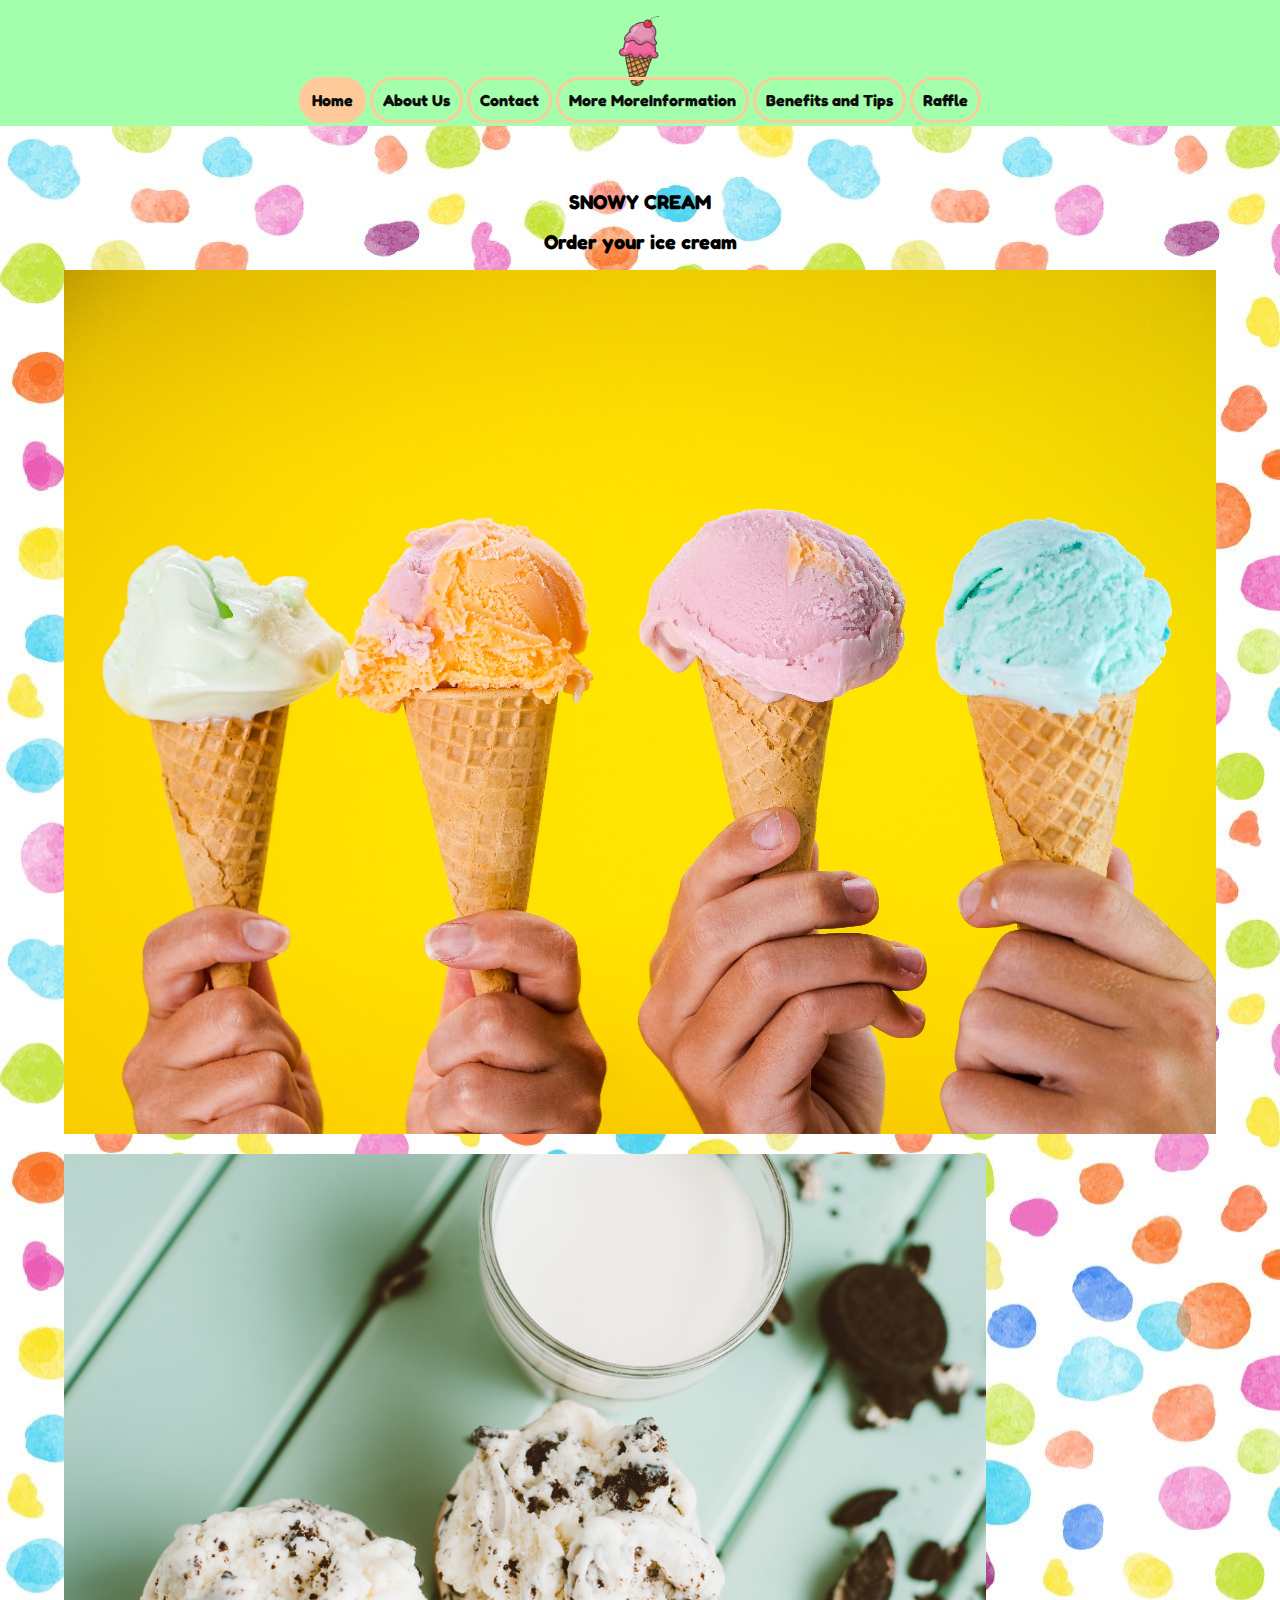
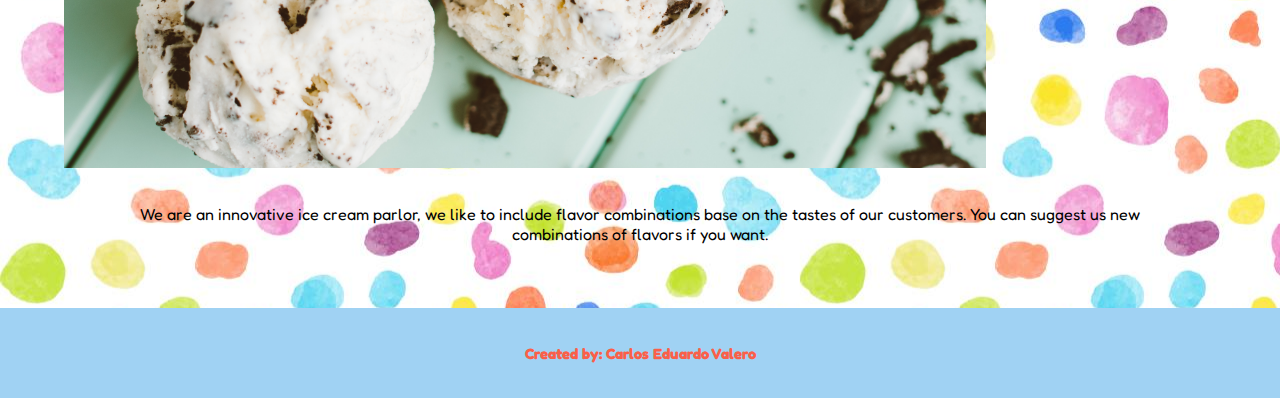
<file: index.html>
<!DOCTYPE html>
<html lang="es">
<head>
    <meta charset="UTF-8">
    <meta name="viewport" content="width=device-width, initial-scale=1.0">
    <link rel="preconnect" href="https://fonts.googleapis.com">
<link rel="preconnect" href="https://fonts.gstatic.com" crossorigin>
<link href="https://fonts.googleapis.com/css2?family=Fredoka:wght@300..700&display=swap" rel="stylesheet">
    <link rel="shortcut icon" href="ResourcesElevemosElEstilo/favicon.png" type="image/x-icon">
    <link rel="stylesheet" href="style.css">
    <title>SNOWY CREAM</title>
</head>
<body>
    <div class="layout">
        <header class="container">
                <nav class="navbar">
                    <a class="inicio" href="#" target="_blank">Home</a>
                    <a href="aboutUs.html" target="_blank">About Us</a>
                    <a href="contact.html" target="_blank">Contact</a>
                    <a href="MoreInformation.html" target="_blank">More MoreInformation</a>
                    <a href="BenefitsAndTips.html" target="_blank">Benefits and Tips</a>
                    <a href="Raffle.html" target="_blank">Raffle</a>
                </nav>
                    <img class="icono" src="IceCream1/icon.png" alt="logo_1">
        </header>
    <main>    
        <section>
            <h1>SNOWY CREAM</h1>
            <h3>Order your ice cream</h3>

                <article class="helado">
                    <div> 
                        <img src="IceCream1/icecream.jpg" alt="imagenBanner">
                    </div>  
                </article>             

        <article class="helado1">
            <div>
                <img src="IceCream1/two-icecream.jpg" alt="copa">
            </div>
                    <p>We are an innovative ice cream parlor, we like to include flavor combinations base on the tastes of our customers.
                    You can suggest us new combinations of flavors if you want.</p>
        </article>
    </section>              
</main>
        <footer>
            <p class="pie">Created by: Carlos Eduardo Valero</p>
        </footer>
    </div>
    
</body>
</html>
</file>
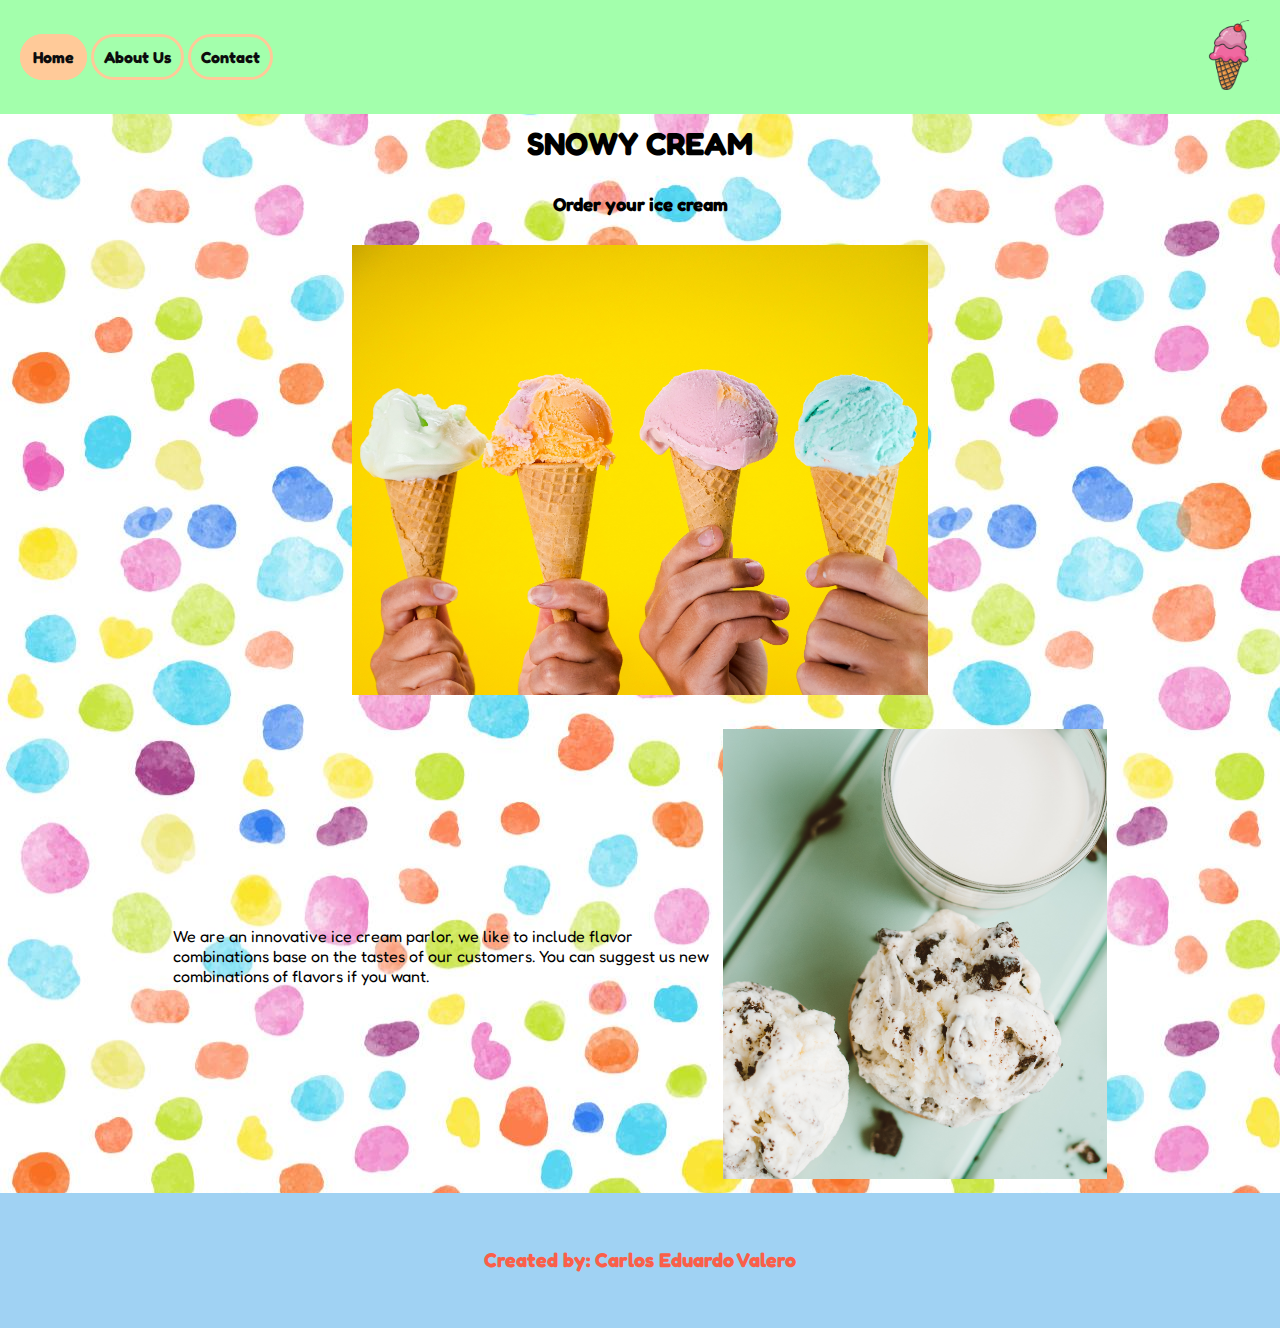
<file: Curso_minhub/index.html>
<!DOCTYPE html>
<html lang="es">
<head>
    <meta charset="UTF-8">
    <meta name="viewport" content="width=device-width, initial-scale=1.0">
    <link rel="preconnect" href="https://fonts.googleapis.com">
<link rel="preconnect" href="https://fonts.gstatic.com" crossorigin>
<link href="https://fonts.googleapis.com/css2?family=Fredoka:wght@300..700&display=swap" rel="stylesheet">
    <link rel="shortcut icon" href="ResourcesElevemosElEstilo/favicon.png" type="image/x-icon">
    <link rel="stylesheet" href="style.css">
    <title>SNOWY CREAM</title>
</head>
<body>
    <div class="layout">
        <header class="container">
                <nav class="navbar">
                    <a class="inicio" href="#" target="_blank">Home</a>
                    <a href="aboutUs.html" target="_blank">About Us</a>
                    <a href="contact.html" target="_blank">Contact</a>
                </nav>
                    <img class="icono" src="IceCream1/icon.png" alt="logo_1">
        </header>
    <main>    
        <section>
            <h1>SNOWY CREAM</h1>
            <h3>Order your ice cream</h3>

                <article class="helado">
                    <div> 
                        <img src="IceCream1/icecream.jpg" alt="imagenBanner">
                    </div>  
                </article>             

        <article class="helado1">
            <div>
                <img src="IceCream1/two-icecream.jpg" alt="copa">
            </div>
                    <p>We are an innovative ice cream parlor, we like to include flavor combinations base on the tastes of our customers.
                    You can suggest us new combinations of flavors if you want.</p>
        </article>
    </section>              
</main>
        <footer>
            <p class="pie">Created by: Carlos Eduardo Valero</p>
        </footer>
    </div>
    
</body>
</html>
</file>
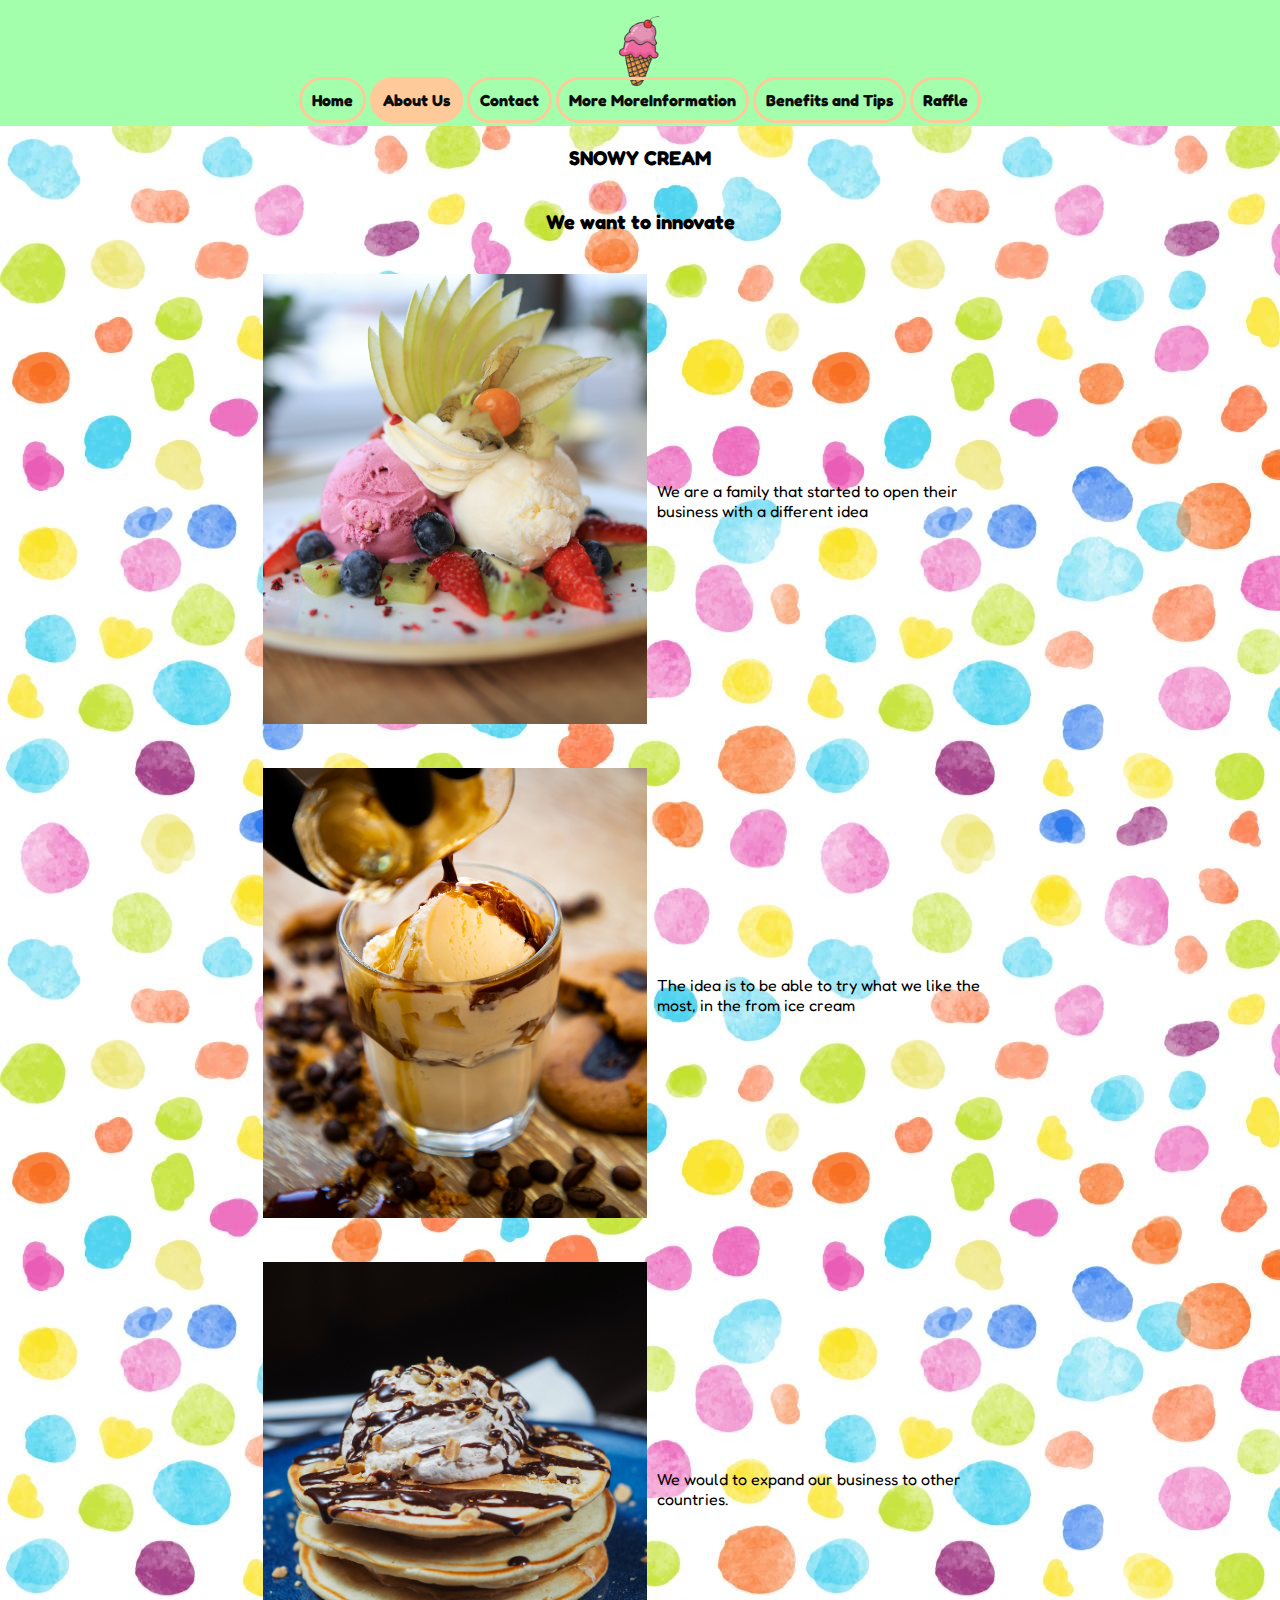
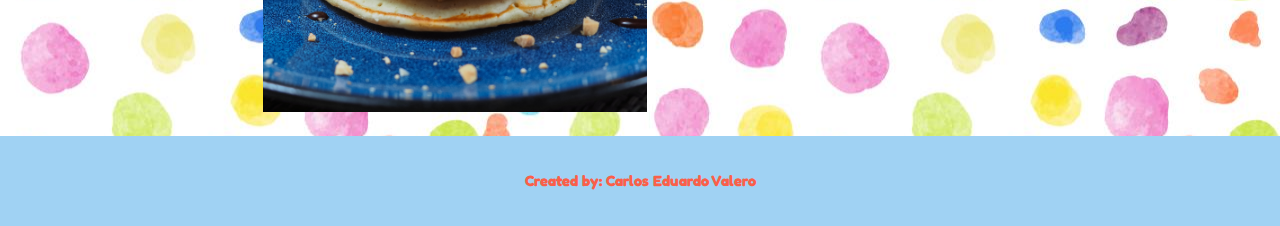
<file: aboutUs.html>
<!DOCTYPE html>
<html lang="es">
<head>
    <meta charset="UTF-8">
    <meta name="viewport" content="width=device-width, initial-scale=1.0">
    <link rel="preconnect" href="https://fonts.googleapis.com">
    <link rel="preconnect" href="https://fonts.gstatic.com" crossorigin>
    <link href="https://fonts.googleapis.com/css2?family=Fredoka:wght@300..700&display=swap" rel="stylesheet">
    <link rel="icon" href="ResourcesElevemosElEstilo/favicon.png">
    <link rel="stylesheet" href="style.css">
    <title>SNOWY CREAM</title>
</head>
<body>
    <div class="layout">
        <header class="container">
                <nav class="navbar">
                    <a class="inicio" href="index.html" target="_blank">Home</a>
                    <a href="#" target="_blank">About Us</a>
                    <a href="contact.html" target="_blank">Contact</a>
                    <a href="MoreInformation.html" target="_blank">More MoreInformation</a>
                    <a href="BenefitsAndTips.html" target="_blank">Benefits and Tips</a>
                    <a href="Raffle.html" target="_blank">Raffle</a>
                </nav>
                    <img class="icono" src="IceCream1/icon.png" alt="logo_1">
        </header> 
<main> 
    <section class="HJ2">
        <h1>SNOWY CREAM</h1>
        <h3>We want to innovate</h3>

        <article class="plato"> 
            <div>
                <img src="ResourcesElevemosElEstilo/image1.jpg" alt="image1">
            </div>
                <p>We are a family that started to open their business with a different idea</p>
        </article>

        <article class="plato">
            <div>
                <img src="ResourcesElevemosElEstilo/image2.jpg" alt="image2">
            </div>
                <p>The idea is to be able to try what we like the most, in the from ice cream</p>
        </article>

        <article class="plato">
            <div>
                <img src="ResourcesElevemosElEstilo/image3.jpg" alt="image3">
            </div>
                <p>We would to expand our business to other countries.</p>
        </article>
    </section>
</main>

    <footer>
        <p class="pie">Created by: Carlos Eduardo Valero</p>
    </footer>
</div> 
</body>
</html>
</file>
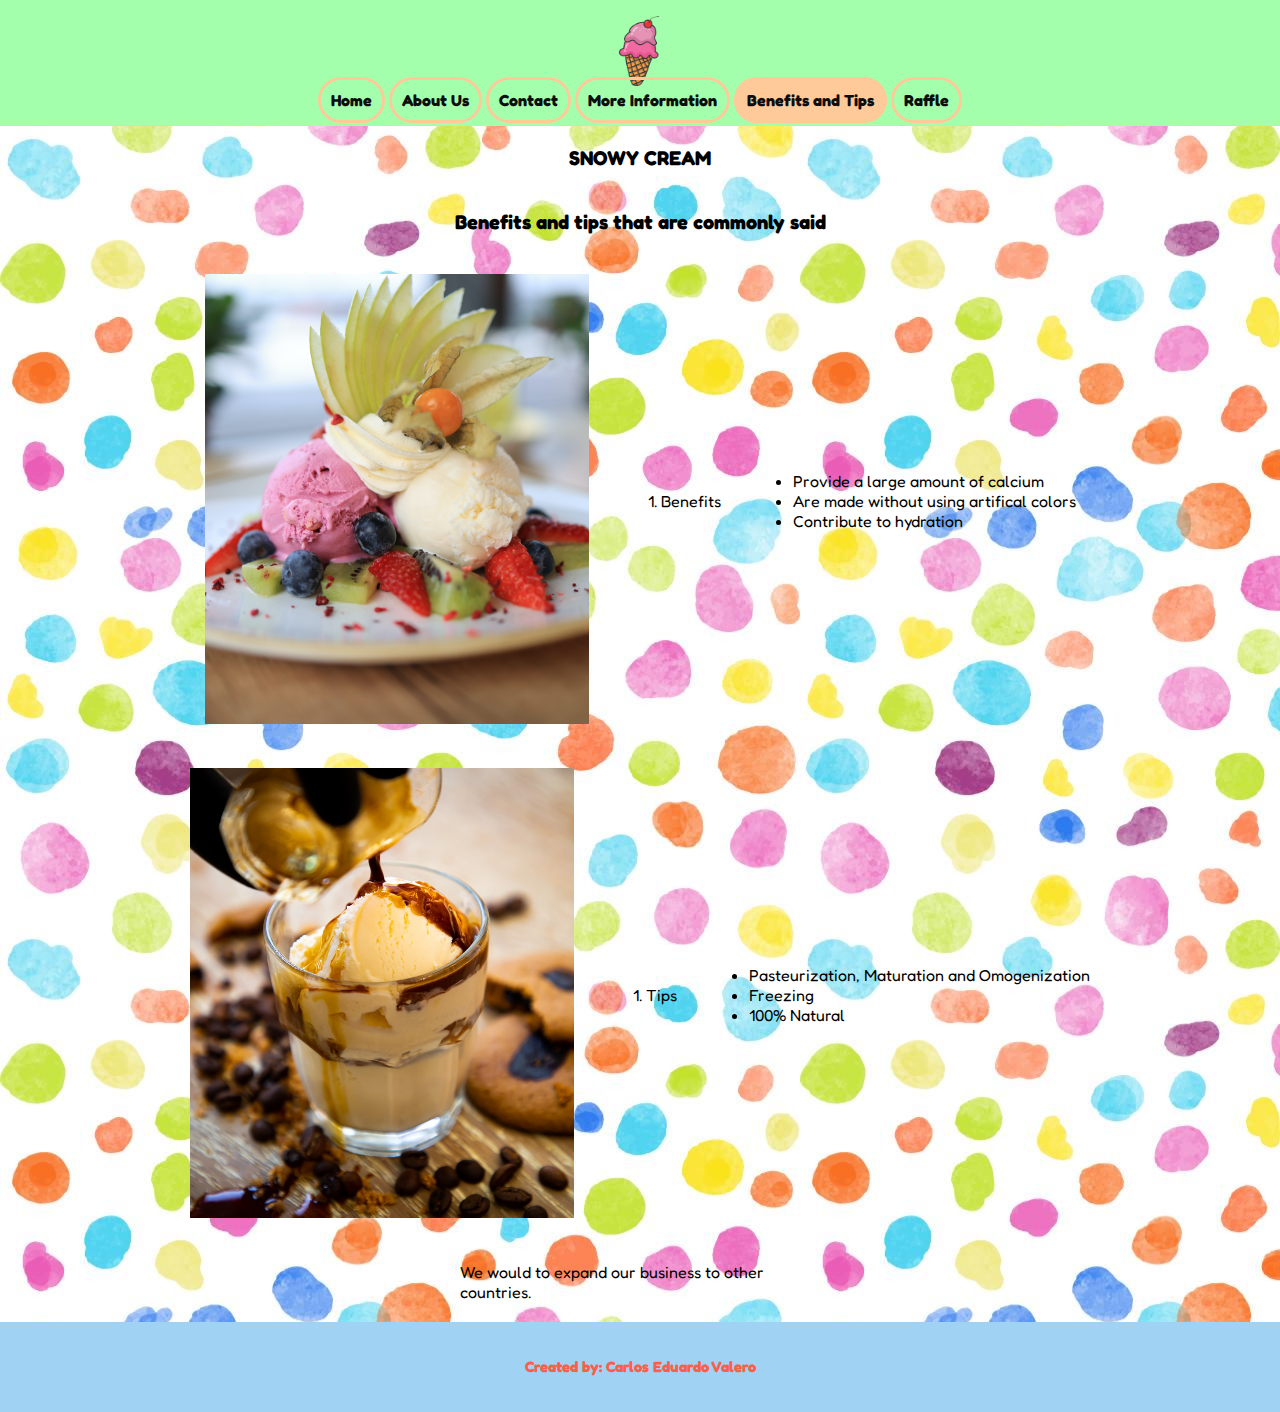
<file: BenefitsAndTips.html>
<!DOCTYPE html>
<html lang="es">
<head>
    <meta charset="UTF-8">
    <meta name="viewport" content="width=device-width, initial-scale=1.0">
    <link rel="preconnect" href="https://fonts.googleapis.com">
    <link rel="preconnect" href="https://fonts.gstatic.com" crossorigin>
    <link href="https://fonts.googleapis.com/css2?family=Fredoka:wght@300..700&display=swap" rel="stylesheet">
    <link rel="icon" href="ResourcesElevemosElEstilo/favicon.png">
    <link rel="stylesheet" href="style.css">
    <title>SNOWY CREAM</title>
</head>
<body>
    <div class="layout">
        <header class="container">
                <nav class="navbar">
                    <a class="inicio" href="index.html" target="_blank">Home</a>
                    <a href="aboutUs.html" target="_blank">About Us</a>
                    <a href="contact.html" target="_blank">Contact</a>
                    <a href="MoreInformation.html" target="_blank">More Information</a>
                    <a href="#">Benefits and Tips</a>
                    <a href="Raffle.html" target="_blank">Raffle</a>
                </nav>
                    <img class="icono" src="IceCream1/icon.png" alt="logo_1">
        </header> 
<main> 
    <section class="HJ5">
        <h1>SNOWY CREAM</h1>
        <h3>Benefits and tips that are commonly said</h3>

        <article class="tips"> 
            <div>
                <img src="ResourcesElevemosElEstilo/image1.jpg" alt="image1">
            </div>
                <section><!--Aqui se deben hacer la lista primero una ul y despues una ol-->
                    <ol><li>Benefits</li></ol>
                </section>

                <ul>
                    <li>Provide a large amount of calcium</li>
                    <li>Are made without using artifical colors</li>
                    <li>Contribute to hydration</li>
                </ul>
                
        </article>

        <article class="tips">
            <div>
                <img src="ResourcesElevemosElEstilo/image2.jpg" alt="image2">
            </div>
                <!--Aqui se deben hacer la lista primero una ul y despues una ol-->
                <section>
                    <ol><li>Tips</li></ol>
                </section>

                <ul>
                    <li>Pasteurization, Maturation and Omogenization</li>
                    <li>Freezing</li>
                    <li>100% Natural</li>
                </ul>
        </article>

        <article class="tips">
            <div>
                <p>We would to expand our business to other countries.</p>
            </div>
        </article>
    </section>
</main>

    <footer>
        <p class="pie">Created by: Carlos Eduardo Valero</p>
    </footer>
</div> 
</body>
</html>
</file>
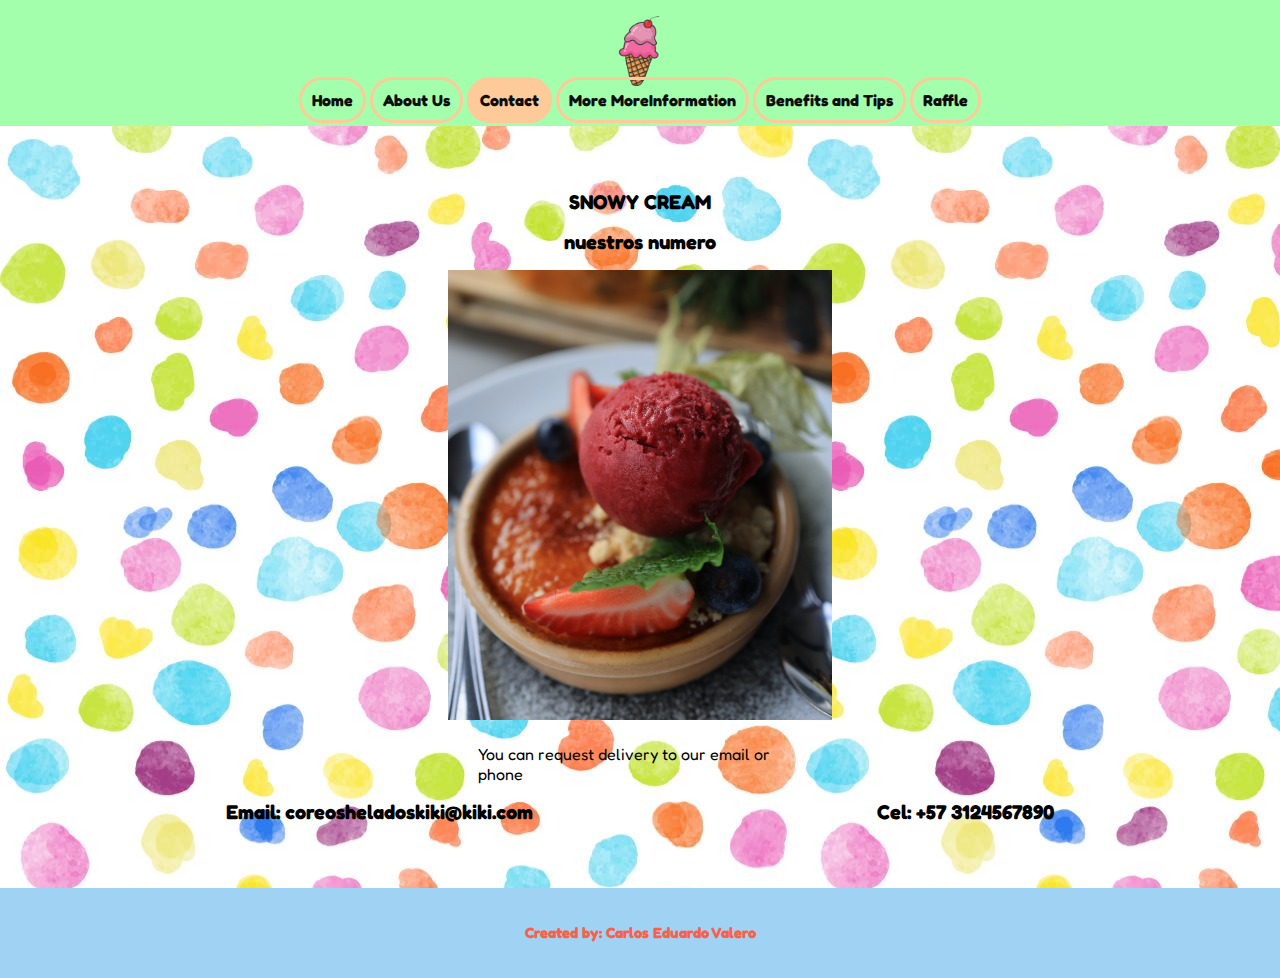
<file: contact.html>
<!DOCTYPE html>
<html lang="es">
<head>
    <meta charset="UTF-8">
    <meta name="viewport" content="width=device-width, initial-scale=1.0">
    <link rel="preconnect" href="https://fonts.googleapis.com">
    <link rel="preconnect" href="https://fonts.gstatic.com" crossorigin>
    <link href="https://fonts.googleapis.com/css2?family=Fredoka:wght@300..700&display=swap" rel="stylesheet">
    <link rel="icon" href="ResourcesElevemosElEstilo/favicon.png">
    <link rel="stylesheet" href="style.css">
    <title>SNOWY CREAM</title>
</head>
<body>
    <div class="layout">
        <header class="container">
                <nav class="navbar">
                    <a class="inicio" href="index.html" target="_blank">Home</a>
                    <a href="aboutUs.html" target="_blank">About Us</a>
                    <a href="#" target="_blank">Contact</a>
                    <a href="MoreInformation.html" target="_blank">More MoreInformation</a>
                    <a href="BenefitsAndTips.html" target="_blank">Benefits and Tips</a>
                    <a href="Raffle.html" target="_blank">Raffle</a>
                </nav>
                    <img class="icono" src="IceCream1/icon.png" alt="logo_1">
        </header>
    <main> 
        <section>   
            <h1>SNOWY CREAM</h1>
            <h3>nuestros numero</h3>
                <article class="fin">
                        <div>
                            <img src="IceCream1/redcream.jpg" alt="imagen_conctacto">
                        </div>
                            <p>You can request delivery to our email or phone</p>
                </article>
                <article class="datos">
                        <div>
                            <h3>Email: coreosheladoskiki@kiki.com</h3>
                        </div>
                        <div>
                            <h3>Cel: +57 3124567890</h3>
                        </div>
                </article>        
        </section> 
    </main>    
                    <footer>
                            <p class="pie">Created by: Carlos Eduardo Valero</p>
                    </footer>
    </div>
</body>
</html>
</file>
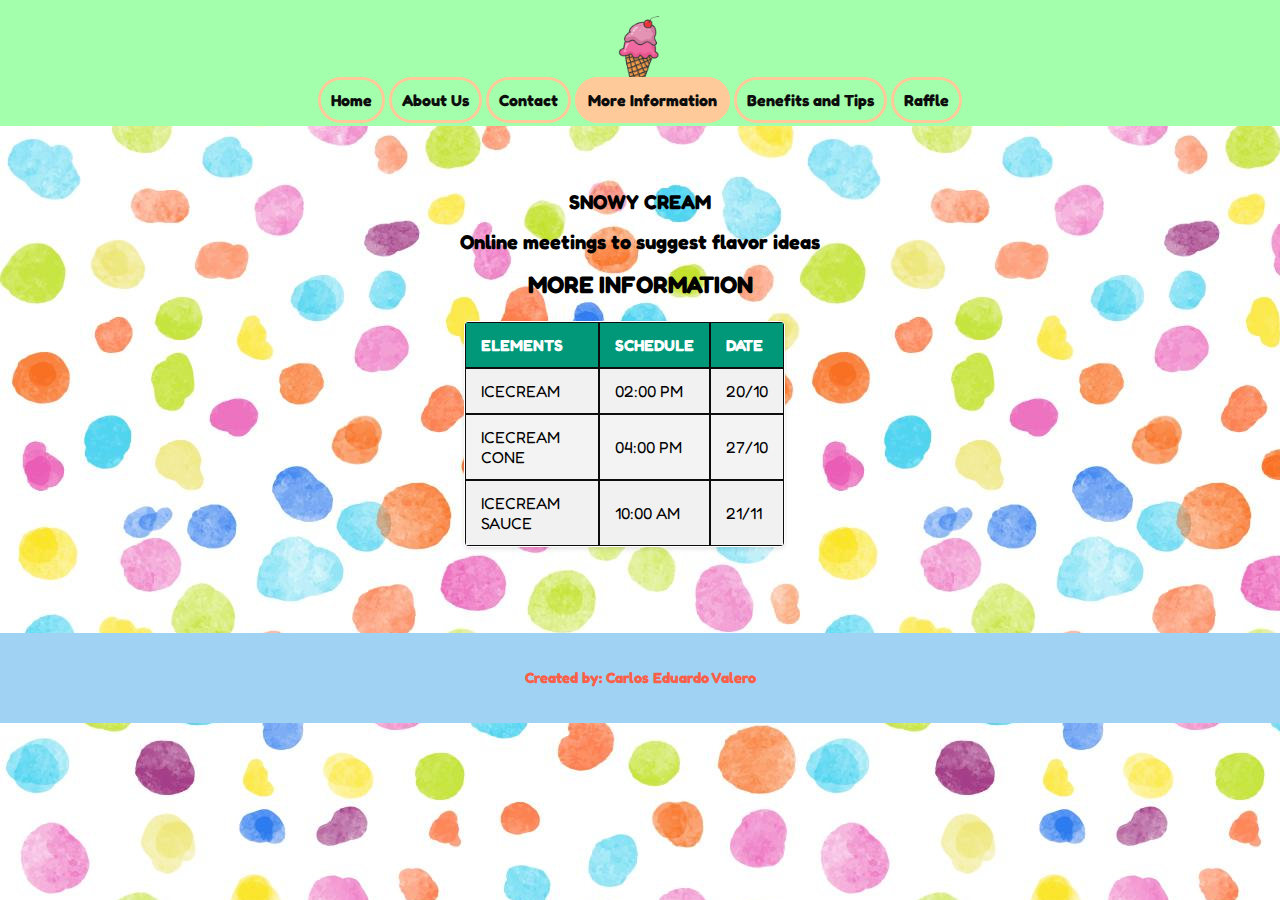
<file: MoreInformation.html>
<!DOCTYPE html>
<html lang="es">
<head>
    <meta charset="UTF-8">
    <meta name="viewport" content="width=device-width, initial-scale=1.0">
    <link rel="preconnect" href="https://fonts.googleapis.com">
    <link rel="preconnect" href="https://fonts.gstatic.com" crossorigin>
    <link href="https://fonts.googleapis.com/css2?family=Fredoka:wght@300..700&display=swap" rel="stylesheet">
    <link rel="icon" href="ResourcesElevemosElEstilo/favicon.png">
    <link rel="stylesheet" href="style.css">
    <title>SNOWY CREAM</title>
</head>
<body>
    <div class="layout">
        <header class="container">
                <nav class="navbar">
                    <a class="inicio" href="index.html" target="_blank">Home</a>
                    <a href="aboutUs.html" target="_blank">About Us</a>
                    <a href="contact.html" target="_blank">Contact</a>
                    <a href="#" target="_blank">More Information</a>
                    <a href="BenefitsAndTips.html" target="_blank">Benefits and Tips</a>
                    <a href="Raffle.html" target="_blank">Raffle</a>
                </nav>
                    <img class="icono" src="IceCream1/icon.png" alt="logo_1">
        </header>
    <main> 
        <section class="HJ4">
            <h1>SNOWY CREAM</h1>
            <h3>Online meetings to suggest flavor ideas</h3>
    
            <article class="tabla"> 
                <div>
                    <caption><h2>MORE INFORMATION</h2></caption>
                    <!--Aqui se deben hacer la tabla con la informacion-->
                    <table>
                        <thead>
                            <tr>
                                <th>ELEMENTS</th>
                                <th>SCHEDULE</th>
                                <th>DATE</th>
                            </tr>
                        </thead>
                        <tbody>
                            <tr>
                                <td>ICECREAM</td>
                                <td>02:00 PM</td>
                                <td>20/10</td>
                            </tr>
                            <tr>
                                <td>ICECREAM CONE</td>
                                <td>04:00 PM</td>
                                <td>27/10</td>
                            </tr>
                            <tr>
                                <td>ICECREAM SAUCE</td>
                                <td>10:00 AM</td>
                                <td>21/11</td>
                            </tr>
                        </tbody>
                    </table>
                </div>
            </article>
    
        </section>
    </main>    
                    <footer>
                            <p class="pie">Created by: Carlos Eduardo Valero</p>
                    </footer>
    </div>
</body>
</html>
</file>
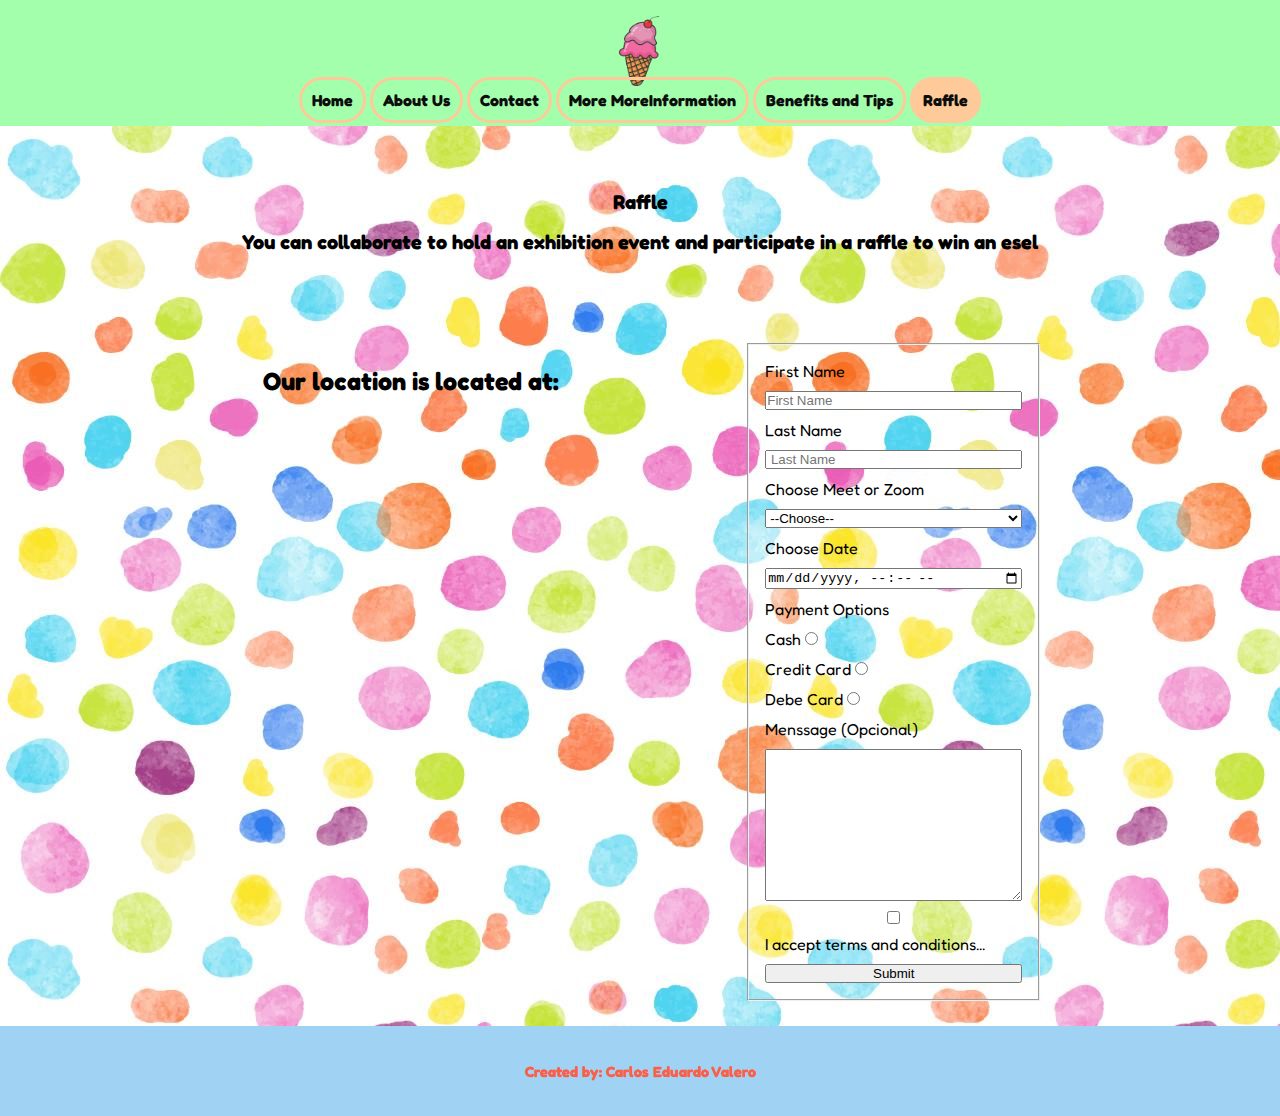
<file: Raffle.html>
<!DOCTYPE html>
<html lang="en">
<head>
    <meta charset="UTF-8">
    <meta name="viewport" content="width=device-width, initial-scale=1.0">
    <link rel="preconnect" href="https://fonts.gstatic.com" crossorigin>
    <link href="https://fonts.googleapis.com/css2?family=Fredoka:wght@300..700&display=swap" rel="stylesheet">
    <link rel="shortcut icon" href="ResourcesElevemosElEstilo/favicon.png" type="image/x-icon">
    <link rel="stylesheet" href="style.css">
    <title>SNOWY CREAM</title>
</head>
<body>
    <div div class="layout">
        <header class="container">
                <nav class="navbar">
                    <a class="inicio" href="index.html" target="_blank">Home</a>
                    <a href="aboutUs.html" target="_blank">About Us</a>
                    <a href="contact.html" target="_blank">Contact</a>
                    <a href="MoreInformation.html" target="_blank">More MoreInformation</a>
                    <a href="BenefitsAndTips.html" target="_blank">Benefits and Tips</a>
                    <a href="#" target="_blank">Raffle</a>
                </nav>
                    <img class="icono" src="IceCream1/icon.png" alt="logo_1">
        </header> 

        <section>
            <h1>Raffle</h1>
            <h3>You can collaborate to hold an exhibition event and participate in a raffle to win an esel</h3>
        </section>
        <main class="mainForm">
        <section class="mapa">
            <form action="./show_data.html" method="get">

            <fieldset class="formulario">

                <label for="name">First Name</label>
                    <input type="text" name="name" id="name" placeholder="First Name" required>

                <label for="LastName">Last Name</label>
                    <input type="text" name="LastName" id="LastName" placeholder=" Last Name" required>

                <label for="MEZO">Choose Meet or Zoom</label>
                    <select name="llamada" id="MEZO">
                        <option value="eleccion">--Choose--</option>
                        <option value="Zoom">Zoom</option>
                        <option value="Meet">Meet</option>
                    </select>

                <label for="fecha">Choose Date</label>
                    <input type="datetime-local" name="fecha" id="fecha" required>

                <label for="PaymentO">Payment Options</label>
                    
                    <label for="Payment">Cash
                        <input type="radio" name="Payment" id="Payment" value="Cash">
                    </label>

                    <label for="Payment2">Credit Card
                        <input type="radio" name="Payment" id="Payment2" value="CreditCard">
                    </label>

                    <label for="Payment3">Debe Card
                        <input type="radio" name="Payment" id="Payment3" value="DebeCard">
                    </label>

                <label for="mensaje">Menssage (Opcional)</label>
                        <textarea name="mensaje" id="mensaje" cols="30" rows="10"></textarea>
                
                    <input type="checkbox" name="chec" id="chec" value="si">
                <label for="chec"> I accept terms and conditions...</label>
                
                
                <button>Submit</button>
            </fieldset>
            </form>

        <section class="mapal">
            <p>Our location is located at:</p>
            <iframe src="https://www.google.com/maps/embed?pb=!1m18!1m12!1m3!1d3976.7314946453107!2d-74.15895102596323!3d4.64191314216634!2m3!1f0!2f0!3f0!3m2!1i1024!2i768!4f13.1!3m3!1m2!1s0x8e3f9c3a4ac2ed01%3A0xb809b9dce06db11a!2sTintal%20Plaza%20Centro%20Comercial!5e0!3m2!1ses-419!2sco!4v1718862917785!5m2!1ses-419!2sco" width="400" height="300" style="border:0;" allowfullscreen="" loading="lazy" referrerpolicy="no-referrer-when-downgrade"></iframe>
        </section>

        </section>
    </main>
        <footer>
            <p class="pie">Created by: Carlos Eduardo Valero</p>
        </footer>
    </div>
    
</body>
</html>
</file>
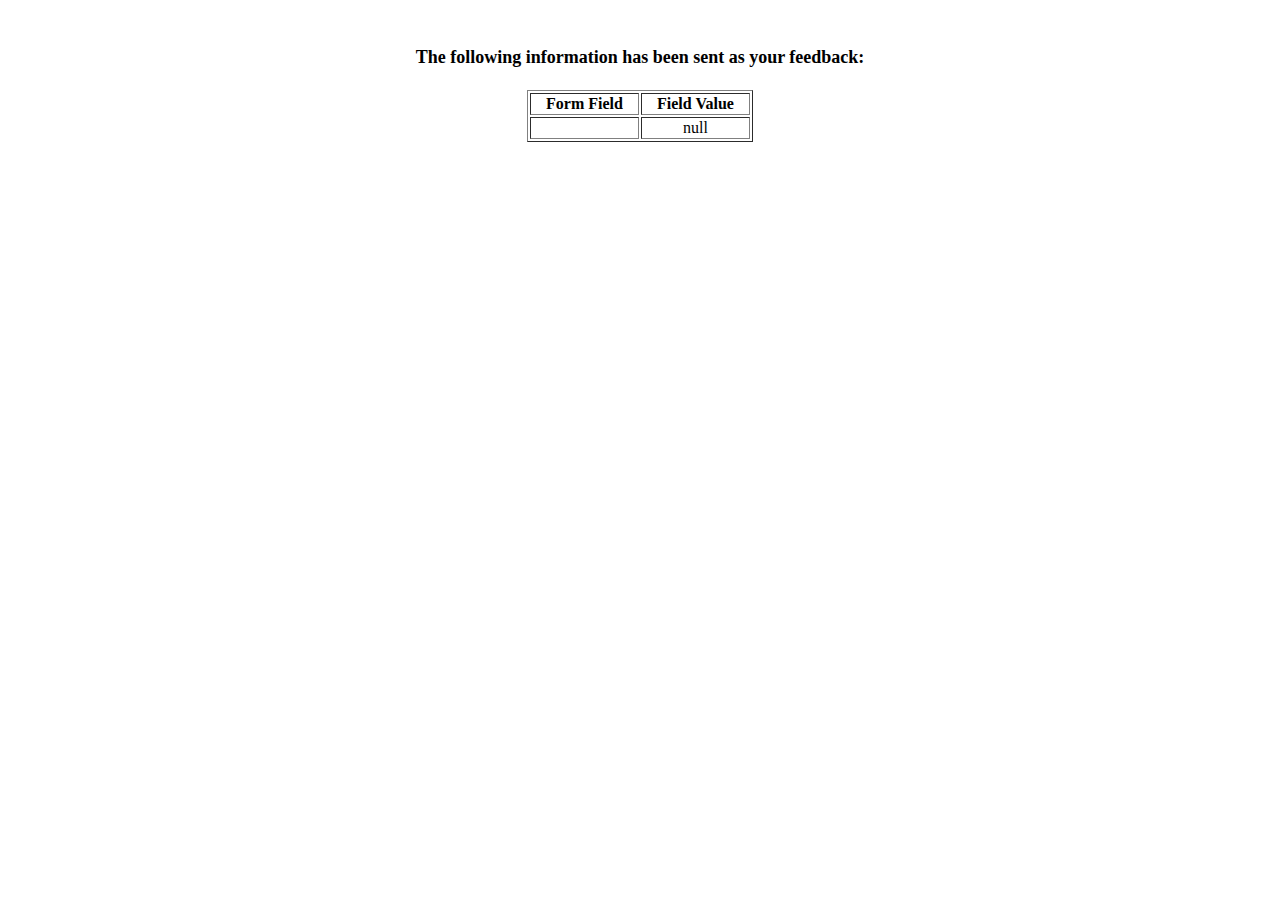
<file: show_data.html>
<html>
<head>
<title>Feedback Sent</title>
</head>
<body>
<p align=center>&nbsp;</p>
<h1 align=center><font size="+1">The following information has been sent as your
  feedback:</font></h1>

<table border="1" align=center width="226">
  <tr>
    <th align="center">Form Field</th>
    <th align="center">Field Value</th>
  </tr>

<script language="javascript">
var args = location.search.substr(1).split('&');
for (var i = 0; i < args.length; ++i) {
  var parts = args[i].split('=');
  if (parts != null) {
    var field = parts[0];
    var value = parts[1];
    if (value == null) {
      value = "null"
    }
    else {
      value = '"' + unescape(value.replace(/\+/g, ' ')) + '"';
    }

    document.writeln('<tr><td align="center">' + field + '</td>');
    document.writeln('<td align="center">' + value + '</td></tr>');
  }
}
</script>

<noscript>
<tr><td>
<p>You need to turn on Javascript in your browser.</p>

<p>In Microsoft Internet Explorer 4 or greater:</p>
<ul>
<li>From the "Tools" menu (in IE 4, it's the "View" menu), select "Internet Options".</li>
<li>Click on the "Security" tab.</li>
<li>Click on the "Custom Level" button. (In IE 4, select "Custom"
and then click on "Settings...".)</li>
<li>Under "Active scripting" make sure "Enable" is selected.</li>
</ul>

<p>In Netscape version 4 or greater:</p>
<ul>
<li>From the <b>Edit</b> menu, select <b>Preferences</b>.</li>
<li>In the <b>Category</b> list on the left, click on the word "Advanced".</li>
<li>In the panel on the right, make sure "Enable JavaScript" is checked.</li>
<li>Click the <b>OK</b> button.</li>
</ul>

</td></tr>
</noscript>

</table>
</body>
</html>
</file>
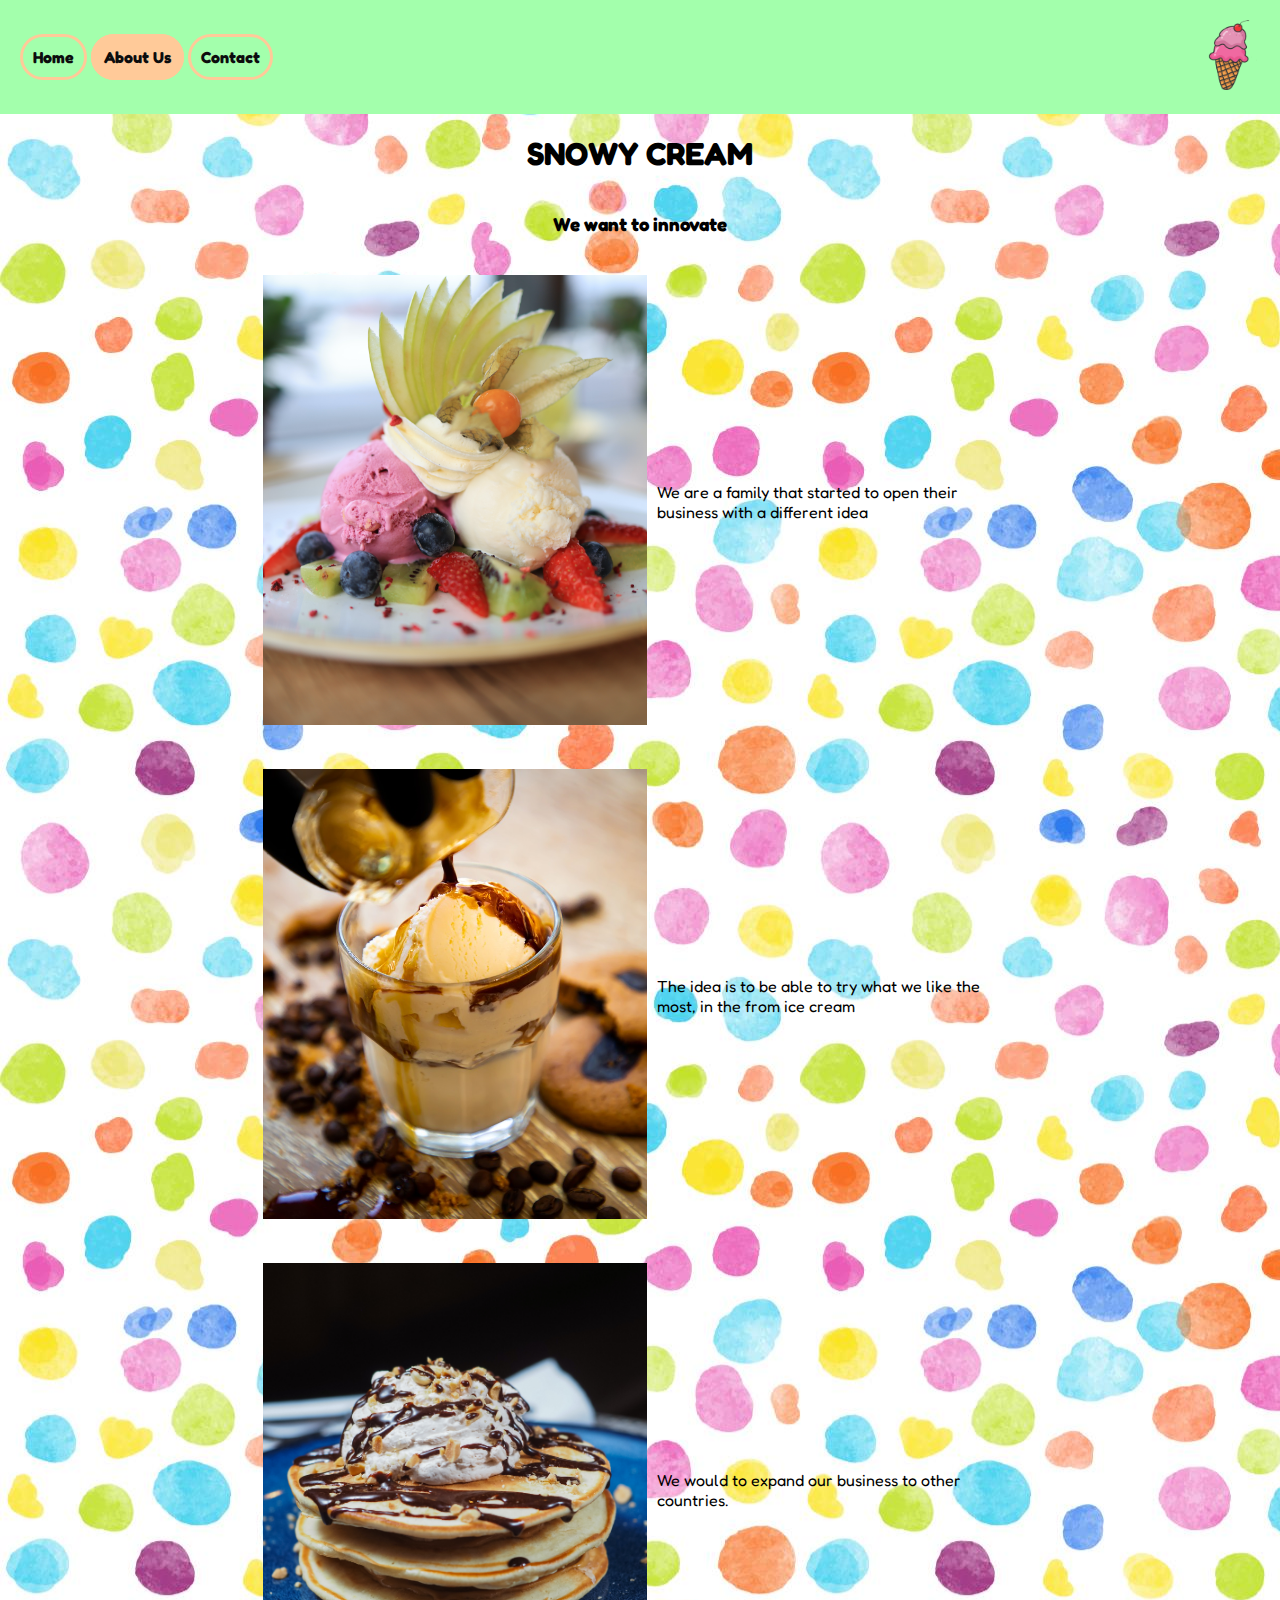
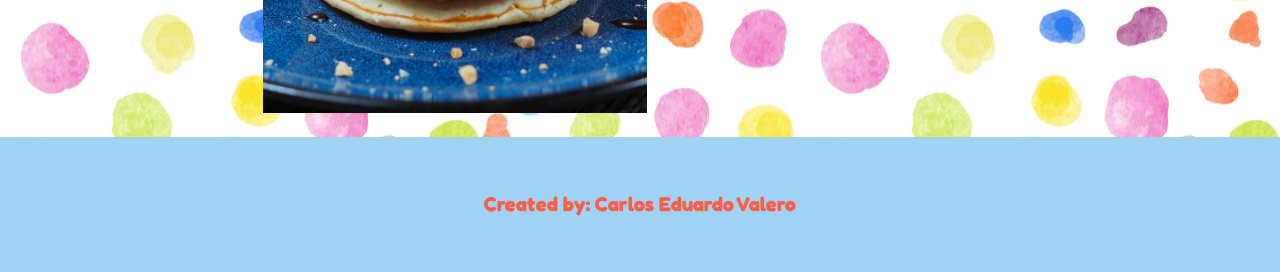
<file: Curso_minhub/aboutUs.html>
<!DOCTYPE html>
<html lang="es">
<head>
    <meta charset="UTF-8">
    <meta name="viewport" content="width=device-width, initial-scale=1.0">
    <link rel="preconnect" href="https://fonts.googleapis.com">
    <link rel="preconnect" href="https://fonts.gstatic.com" crossorigin>
    <link href="https://fonts.googleapis.com/css2?family=Fredoka:wght@300..700&display=swap" rel="stylesheet">
    <link rel="icon" href="ResourcesElevemosElEstilo/favicon.png">
    <link rel="stylesheet" href="style.css">
    <title>SNOWY CREAM</title>
</head>
<body>
    <div class="layout">
        <header class="container">
                <nav class="navbar">
                    <a class="inicio" href="index.html" target="_blank">Home</a>
                    <a href="#" target="_blank">About Us</a>
                    <a href="contact.html" target="_blank">Contact</a>
                </nav>
                    <img class="icono" src="IceCream1/icon.png" alt="logo_1">
        </header> 
<main> 
    <section class="HJ2">
        <h1>SNOWY CREAM</h1>
        <h3>We want to innovate</h3>

        <article class="plato"> 
            <div>
                <img src="ResourcesElevemosElEstilo/image1.jpg" alt="image1">
            </div>
                <p>We are a family that started to open their business with a different idea</p>
        </article>

        <article class="plato">
            <div>
                <img src="ResourcesElevemosElEstilo/image2.jpg" alt="image2">
            </div>
                <p>The idea is to be able to try what we like the most, in the from ice cream</p>
        </article>

        <article class="plato">
            <div>
                <img src="ResourcesElevemosElEstilo/image3.jpg" alt="image3">
            </div>
                <p>We would to expand our business to other countries.</p>
        </article>
    </section>
</main>

    <footer>
        <p class="pie">Created by: Carlos Eduardo Valero</p>
    </footer>
</div> 
</body>
</html>
</file>
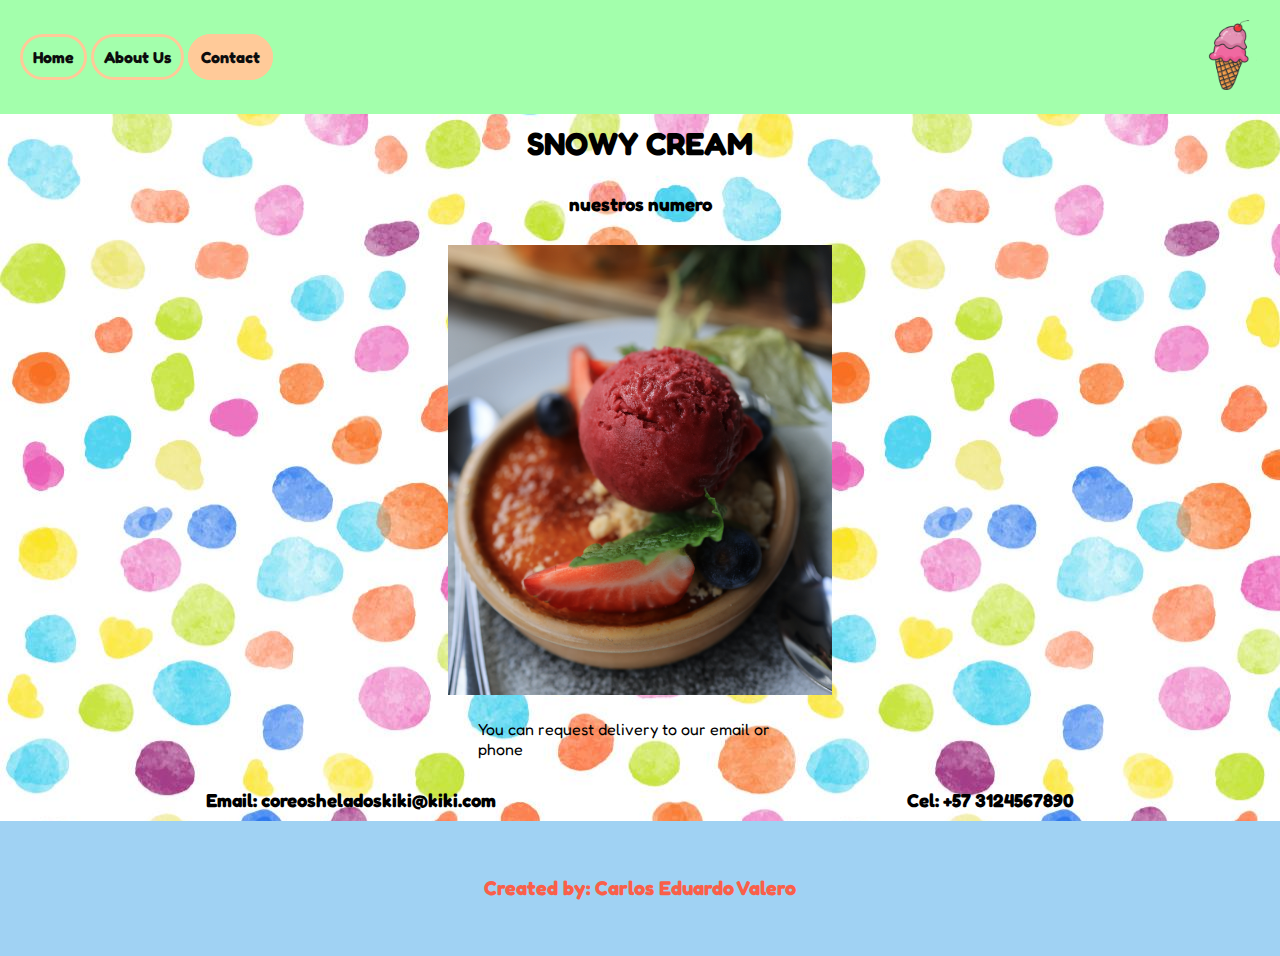
<file: Curso_minhub/contact.html>
<!DOCTYPE html>
<html lang="es">
<head>
    <meta charset="UTF-8">
    <meta name="viewport" content="width=device-width, initial-scale=1.0">
    <link rel="preconnect" href="https://fonts.googleapis.com">
    <link rel="preconnect" href="https://fonts.gstatic.com" crossorigin>
    <link href="https://fonts.googleapis.com/css2?family=Fredoka:wght@300..700&display=swap" rel="stylesheet">
    <link rel="icon" href="ResourcesElevemosElEstilo/favicon.png">
    <link rel="stylesheet" href="style.css">
    <title>SNOWY CREAM</title>
</head>
<body>
    <div class="layout">
        <header class="container">
                <nav class="navbar">
                    <a class="inicio" href="index.html" target="_blank">Home</a>
                    <a href="aboutUs.html" target="_blank">About Us</a>
                    <a href="#" target="_blank">Contact</a>
                </nav>
                    <img class="icono" src="IceCream1/icon.png" alt="logo_1">
        </header>
    <main> 
        <section>   
            <h1>SNOWY CREAM</h1>
            <h3>nuestros numero</h3>
                <article class="fin">
                        <div>
                            <img src="IceCream1/redcream.jpg" alt="imagen_conctacto">
                        </div>
                            <p>You can request delivery to our email or phone</p>
                </article>
                <article class="datos">
                        <div>
                            <h3>Email: coreosheladoskiki@kiki.com</h3>
                        </div>
                        <div>
                            <h3>Cel: +57 3124567890</h3>
                        </div>
                </article>        
        </section> 
    </main>    
                    <footer>
                            <p class="pie">Created by: Carlos Eduardo Valero</p>
                    </footer>
    </div>
</body>
</html>
</file>
<file: style.css>
/*fondo*/
*{ 
    margin: 0px;
    padding: 0;
    box-sizing: border-box;
}


/*Barra de navegacion*/

header, footer{
    background-color: #a3ffac;
}

.layout{
    display: flex;
    flex-direction: column;
    background-image: url(IceCream1/5010916.jpg);
    width: 100%;
    min-height: 100vh;
    font-family: "Fredoka", sans-serif;
    font-optical-sizing: auto;
}

.main{
    flex-grow: 1;
}

.container{
    padding: 20px 20px ;
    display: flex;
    justify-content: space-between;
    align-items: center;
}

.icono{
    width: 60px;
}

a{
    text-decoration: none;
    border-radius: 25px;
    padding: 10px;
    border: 3px solid #ffca99;
    color: #0d0d0e;
    font-weight: bold;
}

.container a[href= "#"]{
    background-color: #ffca99;
    color: #0d0d0e;
}

a:hover{
    background-color: #ffca99;
    color: #0d0d0e;
}


/*Pagina 1 Contenido*/


.helado img{
    height: 50vh;
    width: 45vw;
    object-fit: cover;
}

.helado1 img{
    height: 50vh;
    width: 30vw;
    object-fit: cover;
}

section{
    display: flex;
    flex-direction: column;
    gap: 30px;
    padding: 10px;
}

section h1, h3{
    text-align: center;
}

.helado, .helado1{
    display: flex;
    align-items: center;
    justify-content: center;
    flex-direction: row-reverse;
    gap: 10px;
}

.helado h3{
    text-align: center;
}

.helado1 p{
    width: 60ch;
}

/*Pagina 2 contenido */

section .HJ2{
    display: flex;
    align-items: center;
}

.HJ2{
    flex-direction: column;
    justify-content: center;
    gap: 40px;
    padding: 20px;
}

.plato img{
    height: 50vh;
    width: 30vw;
    object-fit: cover;
}

.plato{
    display: flex;
    align-items: center;
    justify-content: center;
    gap: 10px;
}

.plato p {
    width: 40ch;
}

/* Hoja 3 */

.fin{
    display: flex;
    flex-direction: column;
    align-items: center;
    gap: 20px;
}

.fin img{
    height: 50vh;
    width: 30vw;
    object-fit: cover;
}

.fin p{
    width: 36ch;
}

.datos{
    display: flex;
    justify-content: space-around;
    gap: 20px;
}

.datos h3{
    display: flex;
    flex-direction: row;
    font-weight: bold;
}

/*More info pg 4*/

table, tr, td ,th {
    border: 1px solid black;
}

caption{
    text-align: center;
}

.tabla{
    display: flex;
    justify-content: center;
}

.tabla h2{
    text-align: center;
}

section ol {
    display: flex;
    flex-direction: row;
}

table {
    border-collapse: collapse;
    width: 81%;
    max-width: 600px;
    background-color: #fff;
    box-shadow: 0 2px 4px rgba(0, 0, 0, 0.1);
    border-radius: 5px;
    overflow: hidden;
    margin: 22px; 
}

caption {
    caption-side: top;
    font-size: 1.5em;
    margin: 10px 0;
    font-weight: bold;
}

th, td {
    border: solid 2px #0d0d0e;
    padding: 12px 15px;
    text-align: left;
}

thead {
    background-color: #009879;
    color: #ffffff;
    text-transform: uppercase;
    font-weight: bold;
}

tbody tr:nth-child(even) {
    background-color: #f3f3f3;
}

tbody tr
{
background-color: #f1f1f1;
}

/*Benefits pg 5*/

section .HJ5{
    display: flex;
    align-items: center;
}

.HJ5{
    flex-direction: column;
    justify-content: center;
    gap: 40px;
    padding: 20px;
}

.tips img{
    height: 50vh;
    width: 30vw;
    object-fit: cover;
}

.tips{
    display: flex;
    align-items: center;
    justify-content: center;
    gap: 10px;
}

.tips p {
    width: 40ch;
}

/* formulario */

.mainForm{
    display: flex;
    justify-content: center;
    align-items: center;
    flex-direction: column;
}

.formulario{
    display: flex;
    flex-direction: column;
    padding: 1rem;
    margin: 15px;
    gap: 10px;
}

.mapa{
    display: flex;
    flex-direction: row-reverse;
    justify-content: center;
    gap: 30px;
    padding: 10px;
    gap: 2rem;
}

.mapal p{
    font-weight: bold;
    font-size: 25px;
}

/* Pie de pagina*/

footer{
    background-size: cover;
    background-position: center;
    background-color: #a0d2f3;
    height: 15vh;
    display: flex;
    justify-content: center;
    align-items: center;
}

.pie{
    color: #fa5f49;
    font-size: 20px;
    font-family: "Fredoka", sans-serif;
    font-optical-sizing: auto;
    font-weight: bold;
    font-style: normal;
}


@media screen and ( min-width: 768px) {


    .container{
        padding: 1rem 1rem;
        flex-direction: column-reverse;
        justify-content: space-between;
        align-items: center;
    }

    .navbar{
        flex-direction: column;
        flex-wrap: wrap;
        align-content: center;
        gap: 1rem;
        align-items: center;
    }

    .icono{
        flex-direction: column;
        flex-wrap: wrap;
        align-items: center;
    }

    h1, h3 {
        font-size: 20px;
    }

    section{
        flex-direction: column;
        gap: 1rem;
        padding: 5%;
    }

    .helado img{
        height: 20%;
        width: 100%;
    }

    .helado1 img{
        height: 90%;
        width: 80%;
        justify-content: center;
    }

    .helado1{
        display: flex;
        align-items: center;
        justify-content: center;
        flex-direction: column;
        gap: 2rem;
    }

    .helado1 p{
        width: 87%;
        text-align: center;
    }

    /*Segunda HJ*/



    /*Pie de pagina*/

    footer{
        height: 10vh;
    }

    .pie{
        font-size: 15px;
    }
    
}
</file>
<file: Curso_minhub/style.css>
/*fondo*/
*{ 
    margin: 0px;
    padding: 0;
    box-sizing: border-box;
}


/*Barra de navegacion*/

header, footer{
    background-color: #a3ffac;
}

.layout{
    display: flex;
    flex-direction: column;
    background-image: url(IceCream1/5010916.jpg);
    width: 100%;
    min-height: 100vh;
    font-family: "Fredoka", sans-serif;
    font-optical-sizing: auto;
    font-weight: <weight>;
    font-style:normal;
}

.main{
    flex-grow: 1;
}

.container{
    padding: 20px 20px ;
    display: flex;
    justify-content: space-between;
    align-items: center;
}

.icono{
    width: 60px;
}

a{
    text-decoration: none;
    border-radius: 25px;
    padding: 10px;
    border: 3px solid #ffca99;
    color: #0d0d0e;
    font-weight: bold;
}

.container a[href= "#"]{
    background-color: #ffca99;
    color: #0d0d0e;
}

a:hover{
    background-color: #ffca99;
    color: #0d0d0e;
}


/*Pagina 1 Contenido*/


.helado img{
    height: 50vh;
    width: 45vw;
    object-fit: cover;
}

.helado1 img{
    height: 50vh;
    width: 30vw;
    object-fit: cover;
}

section{
    display: flex;
    flex-direction: column;
    gap: 30px;
    padding: 10px;
}

section h1, h3{
    text-align: center;
}

.helado, .helado1{
    display: flex;
    align-items: center;
    justify-content: center;
    flex-direction: row-reverse;
    gap: 10px;
}

.helado h3{
    text-align: center;
}

.helado1 p{
    width: 60ch;
}

/*Pagina 2 contenido */

section .HJ2{
    display: flex;
    align-items: center;
}

.HJ2{
    flex-direction: column;
    justify-content: center;
    gap: 40px;
    padding: 20px;
}

.plato img{
    height: 50vh;
    width: 30vw;
    object-fit: cover;
}

.plato{
    display: flex;
    align-items: center;
    justify-content: center;
    gap: 10px;
}

.plato p {
    width: 40ch;
}

/* Hoja 3 */

.fin{
    display: flex;
    flex-direction: column;
    align-items: center;
    gap: 20px;
}

.fin img{
    height: 50vh;
    width: 30vw;
    object-fit: cover;
}

.fin p{
    width: 36ch;
}

.datos{
    display: flex;
    justify-content: space-around;
    gap: 20px;
}

.datos h3{
    display: flex;
    flex-direction: row;
    font-weight: bold;
}

/* Pie de pagina*/

footer{
    background-size: cover;
    background-position: center;
    background-color: #a0d2f3;
    height: 15vh;
    display: flex;
    justify-content: center;
    align-items: center;
}

.pie{
    color: #fa5f49;
    font-size: 20px;
    font-family: "Fredoka", sans-serif;
    font-optical-sizing: auto;
    font-weight: bold;
    font-style: normal;
}
</file>
